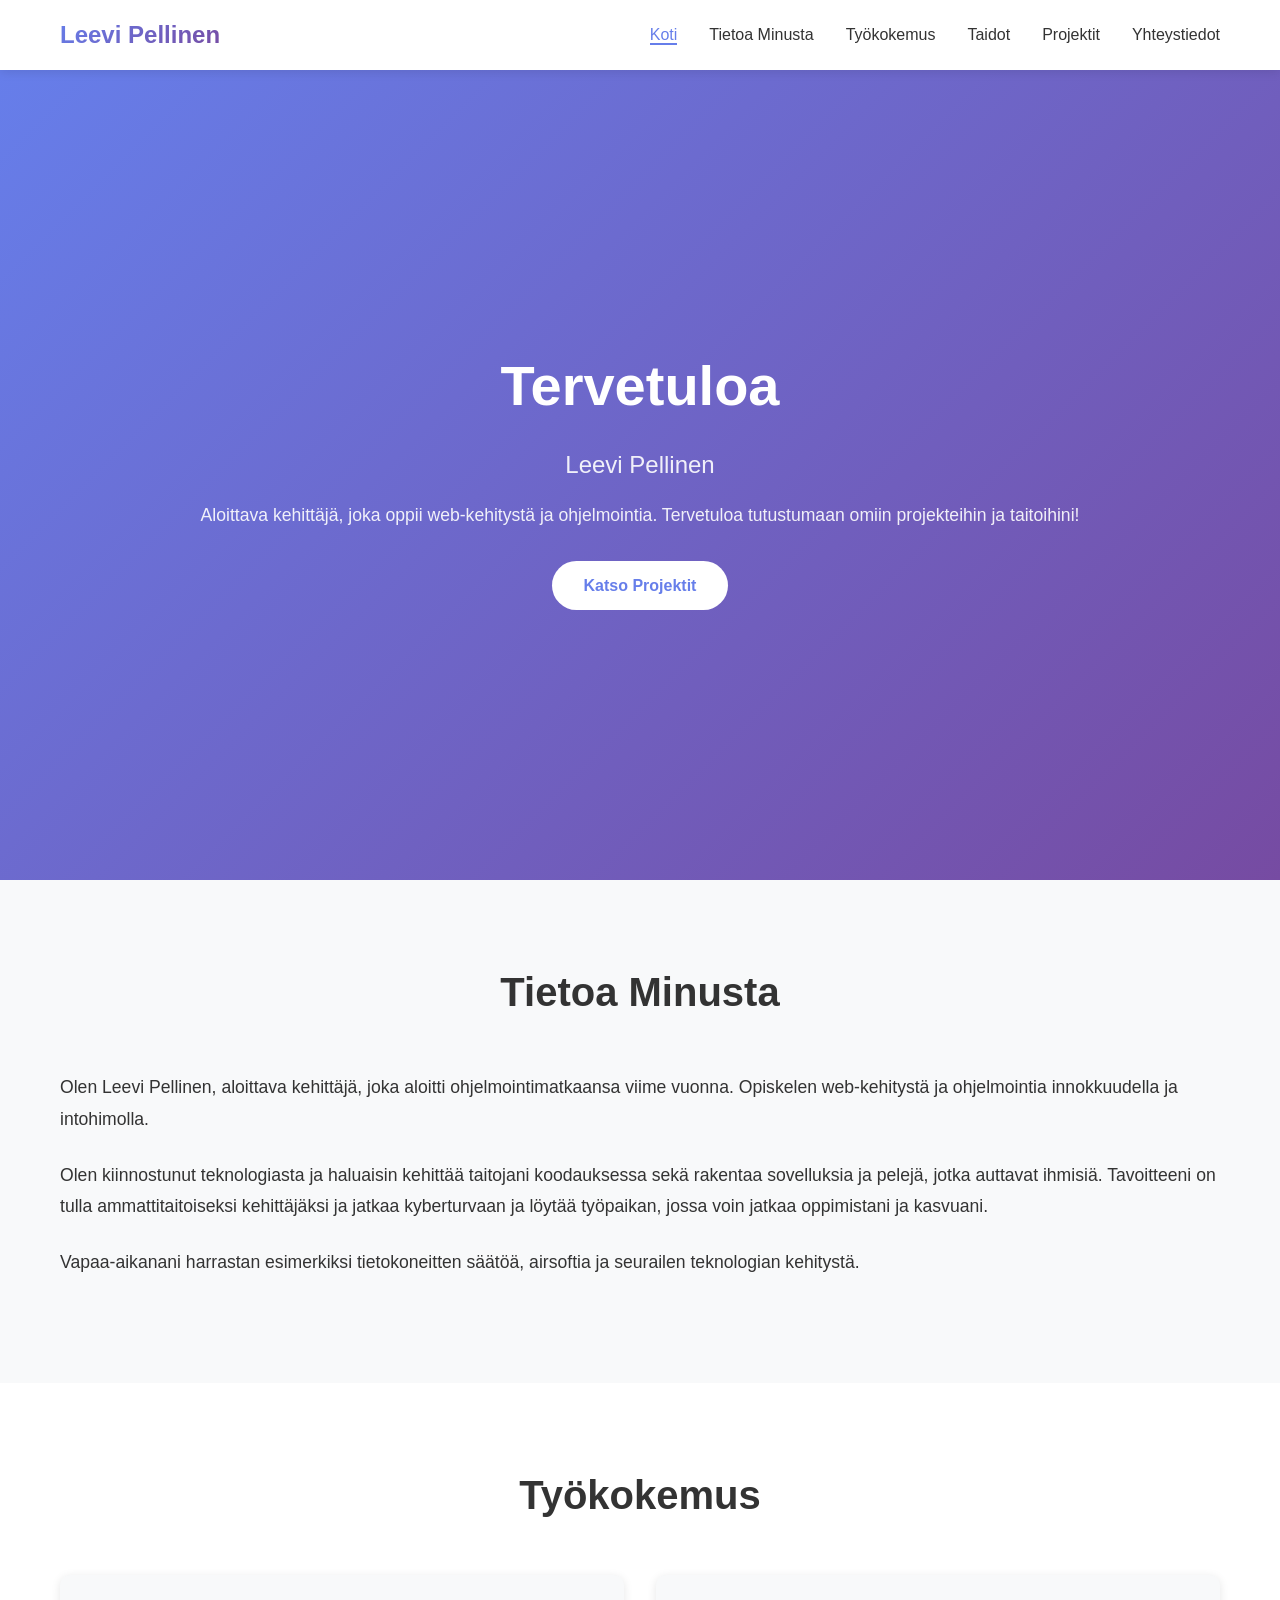
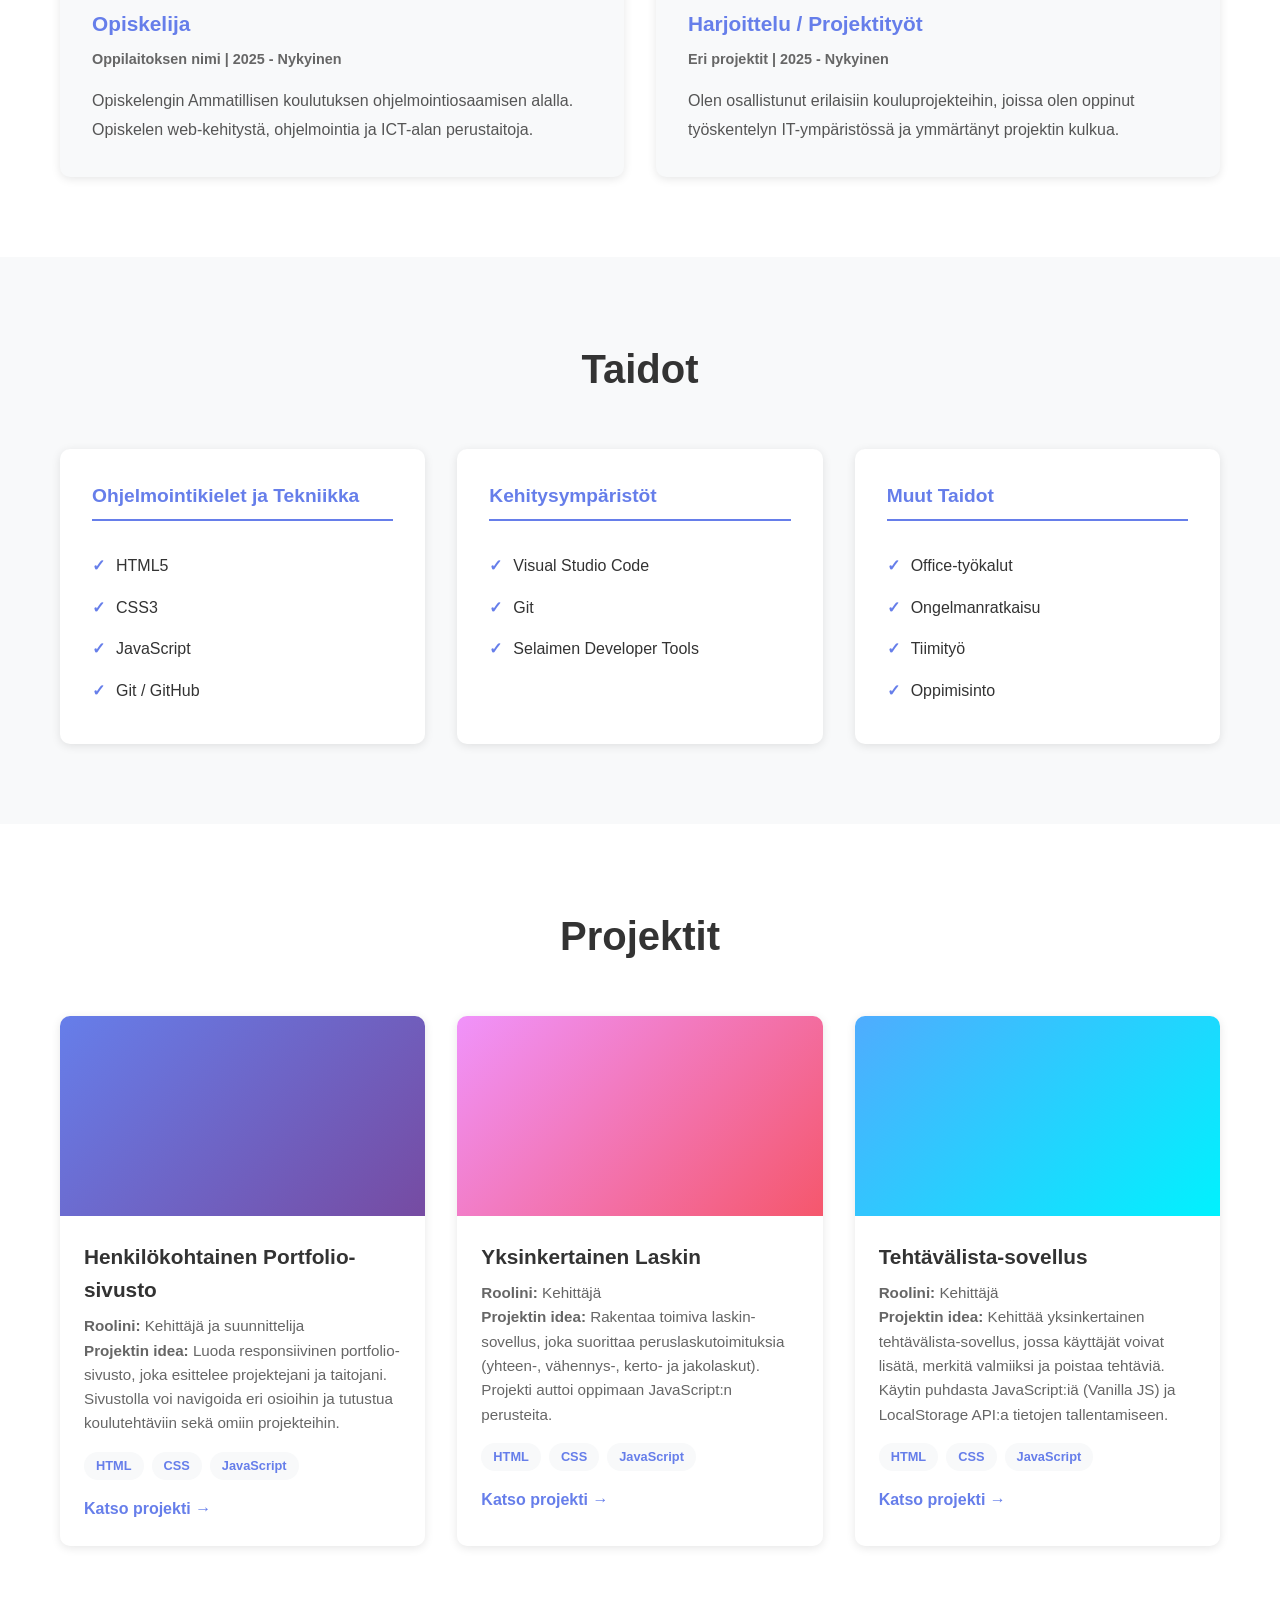
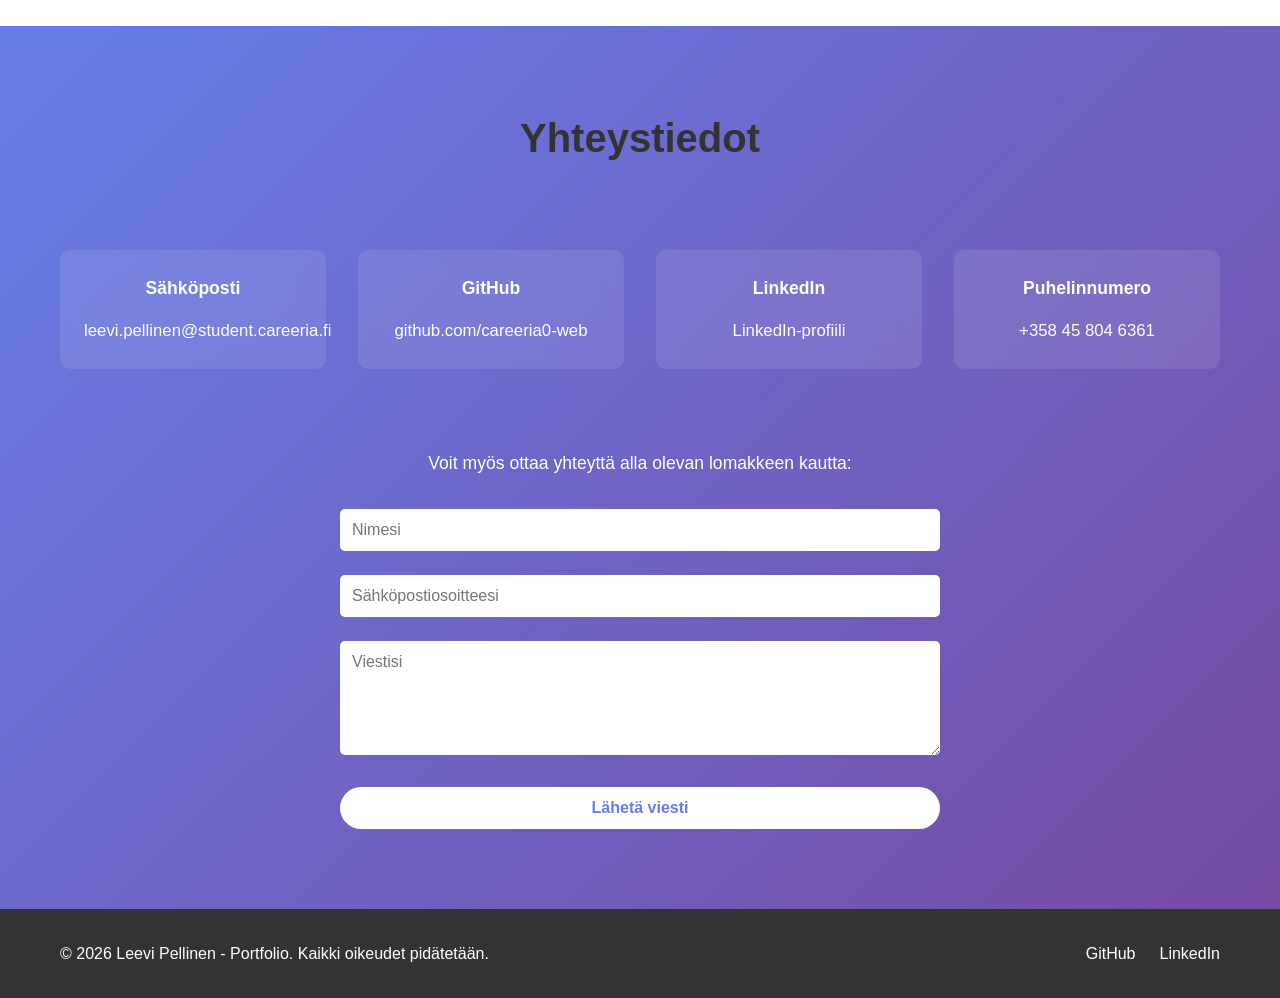
<file: index.html>
<!DOCTYPE html>
<html lang="en">
<head>
    <meta charset="UTF-8">
    <meta name="viewport" content="width=device-width, initial-scale=1.0">
    <title>Leevi Pellinen - Portfolio</title>
    <link rel="stylesheet" href="styles.css">
</head>
<body>
    <!-- Navigation -->
    <nav class="navbar">
        <div class="container">
            <div class="nav-brand">Leevi Pellinen</div>
            <ul class="nav-menu">
                <li><a href="#home" class="nav-link">Koti</a></li>
                <li><a href="#about" class="nav-link">Tietoa Minusta</a></li>
                <li><a href="#experience" class="nav-link">Työkokemus</a></li>
                <li><a href="#skills" class="nav-link">Taidot</a></li>
                <li><a href="#projects" class="nav-link">Projektit</a></li>
                <li><a href="#contact" class="nav-link">Yhteystiedot</a></li>
            </ul>
        </div>
    </nav>

    <!-- Hero Section -->
    <section id="home" class="hero">
        <div class="container">
            <div class="hero-content">
                <h1 class="hero-title">Tervetuloa</h1>
                <p class="hero-subtitle">Leevi Pellinen</p>
                <p class="hero-description">Aloittava kehittäjä, joka oppii web-kehitystä ja ohjelmointia. Tervetuloa tutustumaan omiin projekteihin ja taitoihini!</p>
                <a href="#projects" class="btn btn-primary">Katso Projektit</a>
            </div>
        </div>
    </section>

    <!-- About Section -->
    <section id="about" class="about">
        <div class="container">
            <h2 class="section-title">Tietoa Minusta</h2>
            <div class="about-text">
                <p>Olen Leevi Pellinen, aloittava kehittäjä, joka aloitti ohjelmointimatkaansa viime vuonna. Opiskelen web-kehitystä ja ohjelmointia innokkuudella ja intohimolla.</p>
                <p>Olen kiinnostunut teknologiasta ja haluaisin kehittää taitojani koodauksessa sekä rakentaa sovelluksia ja pelejä, jotka auttavat ihmisiä. Tavoitteeni on tulla ammattitaitoiseksi kehittäjäksi ja jatkaa kyberturvaan ja löytää työpaikan, jossa voin jatkaa oppimistani ja kasvuani.</p>
                <p>Vapaa-aikanani harrastan esimerkiksi tietokoneitten säätöä, airsoftia ja seurailen teknologian kehitystä.</p>
            </div>
        </div>
    </section>

    <!-- Work Experience Section -->
    <section id="experience" class="experience">
        <div class="container">
            <h2 class="section-title">Työkokemus</h2>
            <div class="experience-list">
                <div class="experience-item">
                    <h3>Opiskelija</h3>
                    <p class="experience-meta">Oppilaitoksen nimi | 2025 - Nykyinen</p>
                    <p class="experience-description">Opiskelengin Ammatillisen koulutuksen ohjelmointiosaamisen alalla. Opiskelen web-kehitystä, ohjelmointia ja ICT-alan perustaitoja.</p>
                </div>
                <div class="experience-item">
                    <h3>Harjoittelu / Projektityöt</h3>
                    <p class="experience-meta">Eri projektit | 2025 - Nykyinen</p>
                    <p class="experience-description">Olen osallistunut erilaisiin kouluprojekteihin, joissa olen oppinut työskentelyn IT-ympäristössä ja ymmärtänyt projektin kulkua.</p>
                </div>
            </div>
        </div>
    </section>

    <!-- Skills Section -->
    <section id="skills" class="skills">
        <div class="container">
            <h2 class="section-title">Taidot</h2>
            <div class="skills-content">
                <div class="skills-list">
                    <h3>Ohjelmointikielet ja Tekniikka</h3>
                    <ul class="skill-list">
                        <li>HTML5</li>
                        <li>CSS3</li>
                        <li>JavaScript</li>
                        <li>Git / GitHub</li>
                    </ul>
                </div>
                <div class="skills-list">
                    <h3>Kehitysympäristöt</h3>
                    <ul class="skill-list">
                        <li>Visual Studio Code</li>
                        <li>Git</li>
                        <li>Selaimen Developer Tools</li>
                    </ul>
                </div>
                <div class="skills-list">
                    <h3>Muut Taidot</h3>
                    <ul class="skill-list">
                        <li>Office-työkalut</li>
                        <li>Ongelmanratkaisu</li>
                        <li>Tiimityö</li>
                        <li>Oppimisinto</li>
                    </ul>
                </div>
            </div>
        </div>
    </section>

    <!-- Projects Section -->
    <section id="projects" class="projects">
        <div class="container">
            <h2 class="section-title">Projektit</h2>
            <div class="projects-grid">
                <div class="project-card">
                    <div class="project-image" style="background: linear-gradient(135deg, #667eea 0%, #764ba2 100%)"></div>
                    <h3>Henkilökohtainen Portfolio-sivusto</h3>
                    <p><strong>Roolini:</strong> Kehittäjä ja suunnittelija</p>
                    <p><strong>Projektin idea:</strong> Luoda responsiivinen portfolio-sivusto, joka esittelee projektejani ja taitojani. Sivustolla voi navigoida eri osioihin ja tutustua koulutehtäviin sekä omiin projekteihin.</p>
                    <div class="project-tags">
                        <span class="tag">HTML</span>
                        <span class="tag">CSS</span>
                        <span class="tag">JavaScript</span>
                    </div>
                    <a href="#" class="project-link">Katso projekti →</a>
                </div>

                <div class="project-card">
                    <div class="project-image" style="background: linear-gradient(135deg, #f093fb 0%, #f5576c 100%)"></div>
                    <h3>Yksinkertainen Laskin</h3>
                    <p><strong>Roolini:</strong> Kehittäjä</p>
                    <p><strong>Projektin idea:</strong> Rakentaa toimiva laskin-sovellus, joka suorittaa peruslaskutoimituksia (yhteen-, vähennys-, kerto- ja jakolaskut). Projekti auttoi oppimaan JavaScript:n perusteita.</p>
                    <div class="project-tags">
                        <span class="tag">HTML</span>
                        <span class="tag">CSS</span>
                        <span class="tag">JavaScript</span>
                    </div>
                    <a href="calculator.html" class="project-link">Katso projekti →</a>
                </div>

                <div class="project-card">
                    <div class="project-image" style="background: linear-gradient(135deg, #4facfe 0%, #00f2fe 100%)"></div>
                    <h3>Tehtävälista-sovellus</h3>
                    <p><strong>Roolini:</strong> Kehittäjä</p>
                    <p><strong>Projektin idea:</strong> Kehittää yksinkertainen tehtävälista-sovellus, jossa käyttäjät voivat lisätä, merkitä valmiiksi ja poistaa tehtäviä. Käytin puhdasta JavaScript:iä (Vanilla JS) ja LocalStorage API:a tietojen tallentamiseen.</p>
                    <div class="project-tags">
                        <span class="tag">HTML</span>
                        <span class="tag">CSS</span>
                        <span class="tag">JavaScript</span>
                    </div>
                    <a href="todo.html" class="project-link">Katso projekti →</a>
                </div>
            </div>
        </div>
    </section>

    <!-- Contact Section -->
    <section id="contact" class="contact">
        <div class="container">
            <h2 class="section-title">Yhteystiedot</h2>
            <div class="contact-info">
                <div class="contact-item">
                    <h3>Sähköposti</h3>
                    <a href="mailto:leevi.pellinen@student.careeria.fi">leevi.pellinen@student.careeria.fi</a>
                </div>
                <div class="contact-item">
                    <h3>GitHub</h3>
                    <a href="https://github.com/careeria0-web" target="_blank">github.com/careeria0-web</a>
                </div>
                <div class="contact-item">
                    <h3>LinkedIn</h3>
                    <a href="https://www.linkedin.com/in/volovo963" target="_blank">LinkedIn-profiili</a>
                </div>
                <div class="contact-item">
                    <h3>Puhelinnumero</h3>
                    <a href="tel:+358123456789">+358 45 804 6361</a>
                </div>
            </div>
            <p class="contact-description">Voit myös ottaa yhteyttä alla olevan lomakkeen kautta:</p>
            <form class="contact-form" id="contactForm">
                <div class="form-group">
                    <input type="text" placeholder="Nimesi" required>
                </div>
                <div class="form-group">
                    <input type="email" placeholder="Sähköpostiosoitteesi" required>
                </div>
                <div class="form-group">
                    <textarea placeholder="Viestisi" rows="5" required></textarea>
                </div>
                <button type="submit" class="btn btn-primary">Lähetä viesti</button>
            </form>
        </div>
    </section>

    <!-- Footer -->
    <footer class="footer">
        <div class="container">
            <p>&copy; 2026 Leevi Pellinen - Portfolio. Kaikki oikeudet pidätetään.</p>
            <div class="social-links">
                <a href="https://github.com/careeria0-web" class="social-link" target="_blank">GitHub</a>
                <a href="https://www.linkedin.com" class="social-link" target="_blank">LinkedIn</a>
            </div>
        </div>
    </footer>

    <script src="script.js"></script>
</body>
</html>
</file>
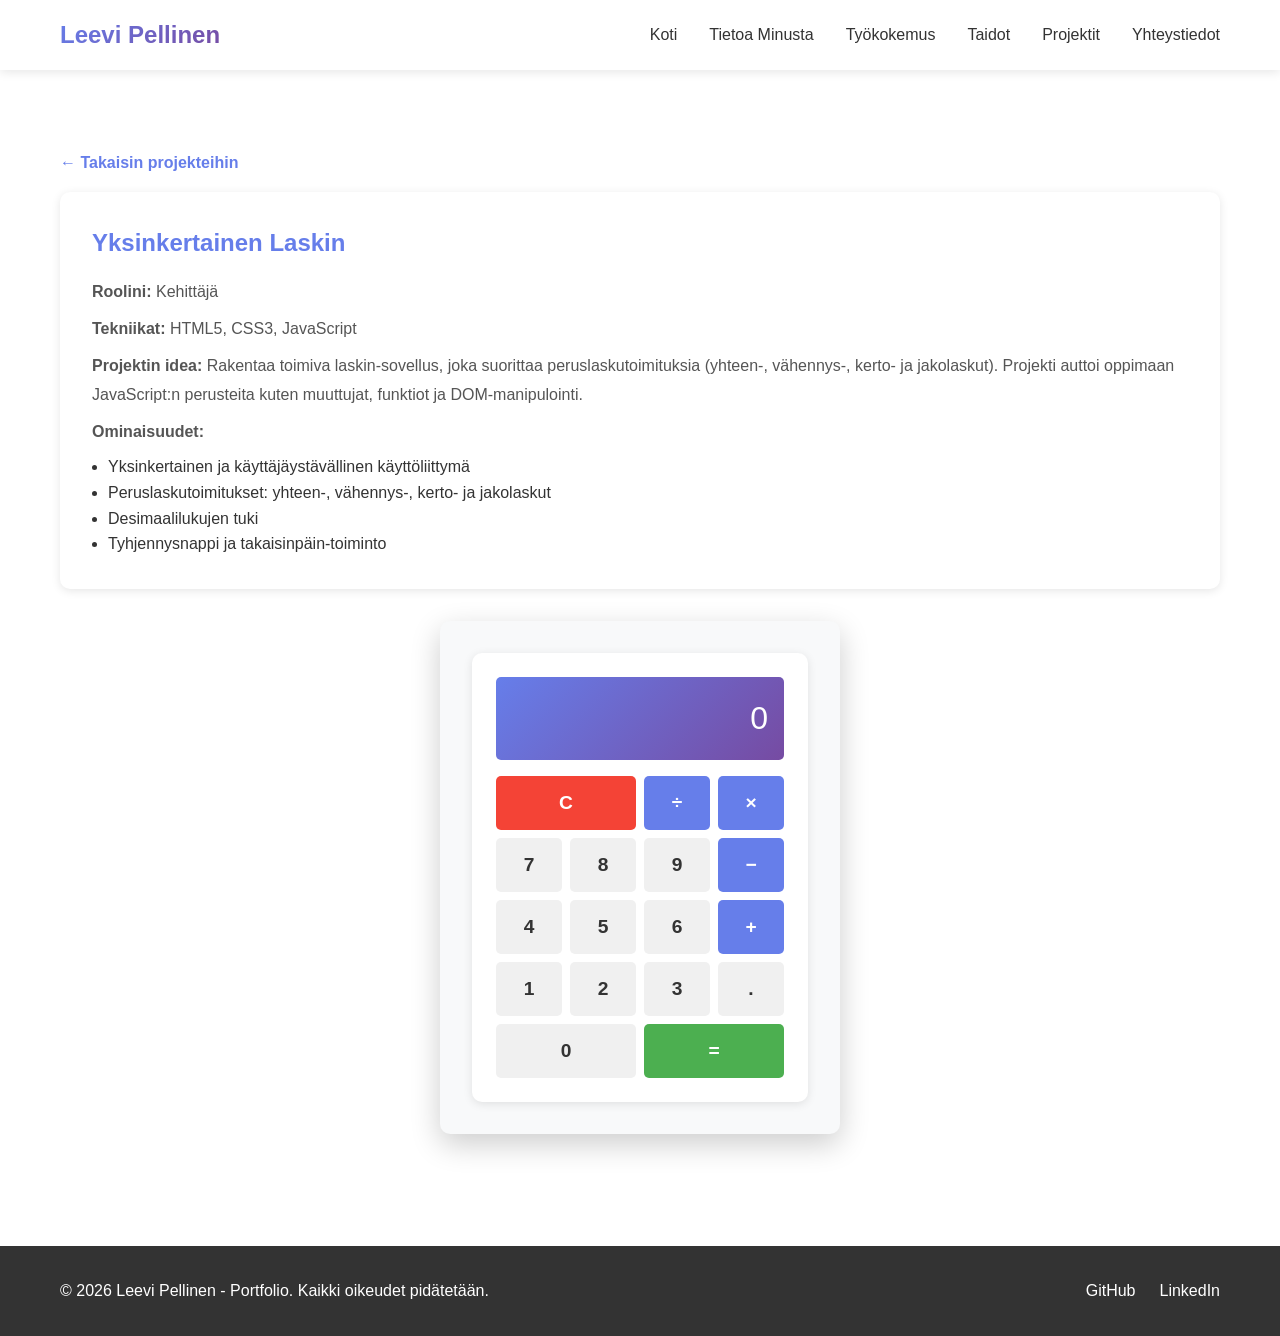
<file: calculator.html>
<!DOCTYPE html>
<html lang="fi">
<head>
    <meta charset="UTF-8">
    <meta name="viewport" content="width=device-width, initial-scale=1.0">
    <title>Yksinkertainen Laskin - Leevi Pellinen</title>
    <link rel="stylesheet" href="styles.css">
    <style>
        .calculator-container {
            max-width: 400px;
            margin: 2rem auto;
            background: var(--light-bg);
            padding: 2rem;
            border-radius: 10px;
            box-shadow: var(--shadow-lg);
        }

        .calculator {
            background: white;
            border-radius: 10px;
            padding: 1.5rem;
            box-shadow: var(--shadow);
        }

        .display {
            background: linear-gradient(135deg, #667eea 0%, #764ba2 100%);
            color: white;
            font-size: 2rem;
            padding: 1rem;
            border-radius: 5px;
            text-align: right;
            margin-bottom: 1rem;
            min-height: 50px;
            word-wrap: break-word;
            word-break: break-all;
        }

        .buttons {
            display: grid;
            grid-template-columns: repeat(4, 1fr);
            gap: 0.5rem;
        }

        button {
            padding: 1rem;
            font-size: 1.2rem;
            border: none;
            border-radius: 5px;
            cursor: pointer;
            transition: all 0.3s ease;
            font-weight: 600;
        }

        .number-btn {
            background: #f0f0f0;
            color: #333;
        }

        .number-btn:hover {
            background: #e0e0e0;
            transform: translateY(-2px);
        }

        .operator-btn {
            background: var(--primary-color);
            color: white;
        }

        .operator-btn:hover {
            background: var(--secondary-color);
            transform: translateY(-2px);
        }

        .equals-btn {
            background: #4caf50;
            color: white;
            grid-column: span 2;
        }

        .equals-btn:hover {
            background: #45a049;
            transform: translateY(-2px);
        }

        .clear-btn {
            background: #f44336;
            color: white;
            grid-column: span 2;
        }

        .clear-btn:hover {
            background: #da190b;
            transform: translateY(-2px);
        }

        .back-link {
            display: inline-block;
            margin-bottom: 1rem;
            color: var(--primary-color);
            text-decoration: none;
            font-weight: 600;
        }

        .back-link:hover {
            text-decoration: underline;
        }

        .project-description {
            background: white;
            padding: 2rem;
            border-radius: 10px;
            margin-bottom: 2rem;
            box-shadow: var(--shadow);
        }

        .project-description h2 {
            color: var(--primary-color);
            margin-bottom: 1rem;
        }

        .project-description p {
            line-height: 1.8;
            color: #555;
            margin-bottom: 0.5rem;
        }
    </style>
</head>
<body>
    <!-- Navigation -->
    <nav class="navbar">
        <div class="container">
            <div class="nav-brand">Leevi Pellinen</div>
            <ul class="nav-menu">
                <li><a href="index.html#home" class="nav-link">Koti</a></li>
                <li><a href="index.html#about" class="nav-link">Tietoa Minusta</a></li>
                <li><a href="index.html#experience" class="nav-link">Työkokemus</a></li>
                <li><a href="index.html#skills" class="nav-link">Taidot</a></li>
                <li><a href="index.html#projects" class="nav-link">Projektit</a></li>
                <li><a href="index.html#contact" class="nav-link">Yhteystiedot</a></li>
            </ul>
        </div>
    </nav>

    <!-- Project Content -->
    <section class="projects">
        <div class="container">
            <a href="index.html#projects" class="back-link">← Takaisin projekteihin</a>
            
            <div class="project-description">
                <h2>Yksinkertainen Laskin</h2>
                <p><strong>Roolini:</strong> Kehittäjä</p>
                <p><strong>Tekniikat:</strong> HTML5, CSS3, JavaScript</p>
                <p><strong>Projektin idea:</strong> Rakentaa toimiva laskin-sovellus, joka suorittaa peruslaskutoimituksia (yhteen-, vähennys-, kerto- ja jakolaskut). Projekti auttoi oppimaan JavaScript:n perusteita kuten muuttujat, funktiot ja DOM-manipulointi.</p>
                <p><strong>Ominaisuudet:</strong></p>
                <ul style="margin-left: 1rem;">
                    <li>Yksinkertainen ja käyttäjäystävällinen käyttöliittymä</li>
                    <li>Peruslaskutoimitukset: yhteen-, vähennys-, kerto- ja jakolaskut</li>
                    <li>Desimaalilukujen tuki</li>
                    <li>Tyhjennysnappi ja takaisinpäin-toiminto</li>
                </ul>
            </div>

            <div class="calculator-container">
                <div class="calculator">
                    <div class="display" id="display">0</div>
                    <div class="buttons">
                        <button class="clear-btn" onclick="clearDisplay()">C</button>
                        <button class="operator-btn" onclick="appendOperator('/')">÷</button>
                        <button class="operator-btn" onclick="appendOperator('*')">×</button>
                        
                        <button class="number-btn" onclick="appendNumber('7')">7</button>
                        <button class="number-btn" onclick="appendNumber('8')">8</button>
                        <button class="number-btn" onclick="appendNumber('9')">9</button>
                        <button class="operator-btn" onclick="appendOperator('-')">−</button>
                        
                        <button class="number-btn" onclick="appendNumber('4')">4</button>
                        <button class="number-btn" onclick="appendNumber('5')">5</button>
                        <button class="number-btn" onclick="appendNumber('6')">6</button>
                        <button class="operator-btn" onclick="appendOperator('+')">+</button>
                        
                        <button class="number-btn" onclick="appendNumber('1')">1</button>
                        <button class="number-btn" onclick="appendNumber('2')">2</button>
                        <button class="number-btn" onclick="appendNumber('3')">3</button>
                        <button class="number-btn" onclick="appendNumber('.')">.</button>
                        
                        <button class="number-btn" onclick="appendNumber('0')" style="grid-column: span 2;">0</button>
                        <button class="equals-btn" onclick="calculate()">=</button>
                    </div>
                </div>
            </div>
        </div>
    </section>

    <!-- Footer -->
    <footer class="footer">
        <div class="container">
            <p>&copy; 2026 Leevi Pellinen - Portfolio. Kaikki oikeudet pidätetään.</p>
            <div class="social-links">
                <a href="https://github.com/careeria0-web" class="social-link" target="_blank">GitHub</a>
                <a href="https://www.linkedin.com" class="social-link" target="_blank">LinkedIn</a>
            </div>
        </div>
    </footer>

    <script>
        let display = document.getElementById('display');
        let currentValue = '0';
        let operator = null;
        let previousValue = null;
        let shouldResetDisplay = false;

        function appendNumber(num) {
            if (shouldResetDisplay) {
                currentValue = num;
                shouldResetDisplay = false;
            } else {
                if (currentValue === '0' && num !== '.') {
                    currentValue = num;
                } else if (num === '.' && currentValue.includes('.')) {
                    return;
                } else {
                    currentValue += num;
                }
            }
            updateDisplay();
        }

        function appendOperator(op) {
            if (operator !== null && !shouldResetDisplay) {
                calculate();
            }
            previousValue = currentValue;
            operator = op;
            shouldResetDisplay = true;
            updateDisplay();
        }

        function calculate() {
            if (operator === null || previousValue === null) {
                return;
            }

            let result;
            const prev = parseFloat(previousValue);
            const current = parseFloat(currentValue);

            switch (operator) {
                case '+':
                    result = prev + current;
                    break;
                case '-':
                    result = prev - current;
                    break;
                case '*':
                    result = prev * current;
                    break;
                case '/':
                    if (current === 0) {
                        alert('Ei voi jakaa nollalla!');
                        return;
                    }
                    result = prev / current;
                    break;
                default:
                    return;
            }

            currentValue = result.toString();
            operator = null;
            previousValue = null;
            shouldResetDisplay = true;
            updateDisplay();
        }

        function clearDisplay() {
            currentValue = '0';
            operator = null;
            previousValue = null;
            shouldResetDisplay = false;
            updateDisplay();
        }

        function updateDisplay() {
            display.textContent = currentValue;
        }

        // Initialize display
        updateDisplay();
    </script>
</body>
</html>
</file>
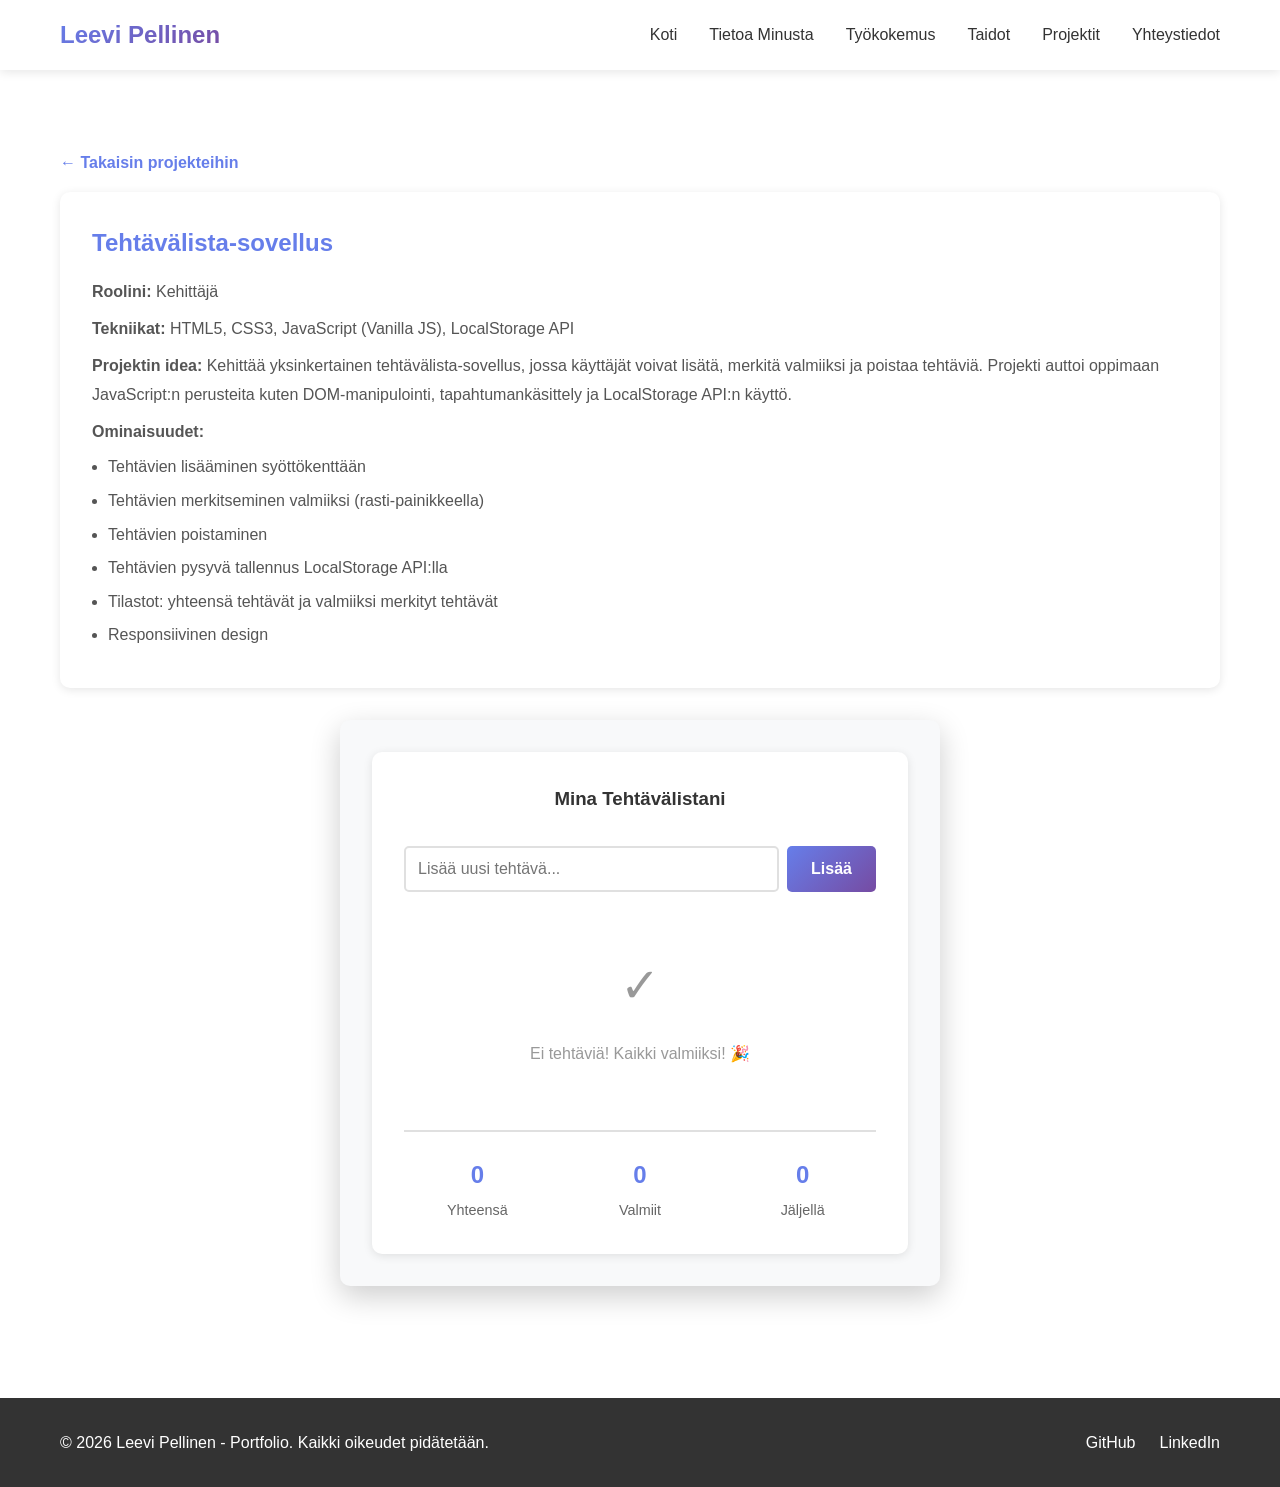
<file: todo.html>
<!DOCTYPE html>
<html lang="fi">
<head>
    <meta charset="UTF-8">
    <meta name="viewport" content="width=device-width, initial-scale=1.0">
    <title>Tehtävälista-sovellus - Leevi Pellinen</title>
    <link rel="stylesheet" href="styles.css">
    <style>
        .todo-container {
            max-width: 600px;
            margin: 2rem auto;
            background: var(--light-bg);
            padding: 2rem;
            border-radius: 10px;
            box-shadow: var(--shadow-lg);
        }

        .todo-app {
            background: white;
            border-radius: 10px;
            padding: 2rem;
            box-shadow: var(--shadow);
        }

        .todo-header {
            text-align: center;
            margin-bottom: 2rem;
        }

        .todo-input-group {
            display: flex;
            gap: 0.5rem;
            margin-bottom: 1.5rem;
        }

        .todo-input {
            flex: 1;
            padding: 0.75rem;
            border: 2px solid var(--border-color);
            border-radius: 5px;
            font-size: 1rem;
            font-family: inherit;
            transition: border-color 0.3s ease;
        }

        .todo-input:focus {
            outline: none;
            border-color: var(--primary-color);
            box-shadow: 0 0 0 3px rgba(102, 126, 234, 0.1);
        }

        .add-btn {
            padding: 0.75rem 1.5rem;
            background: linear-gradient(135deg, var(--primary-color), var(--secondary-color));
            color: white;
            border: none;
            border-radius: 5px;
            font-size: 1rem;
            font-weight: 600;
            cursor: pointer;
            transition: all 0.3s ease;
        }

        .add-btn:hover {
            transform: translateY(-2px);
            box-shadow: var(--shadow-lg);
        }

        .add-btn:active {
            transform: translateY(0);
        }

        .todo-list {
            list-style: none;
            padding: 0;
        }

        .todo-item {
            background: var(--light-bg);
            padding: 1rem;
            margin-bottom: 0.5rem;
            border-radius: 5px;
            display: flex;
            align-items: center;
            gap: 0.75rem;
            transition: all 0.3s ease;
            animation: slideIn 0.3s ease;
        }

        @keyframes slideIn {
            from {
                opacity: 0;
                transform: translateX(-20px);
            }
            to {
                opacity: 1;
                transform: translateX(0);
            }
        }

        .todo-item.completed {
            opacity: 0.6;
        }

        .todo-item.completed .todo-text {
            text-decoration: line-through;
            color: #999;
        }

        .checkbox {
            width: 20px;
            height: 20px;
            cursor: pointer;
            accent-color: var(--primary-color);
        }

        .todo-text {
            flex: 1;
            font-size: 1rem;
            color: #333;
            word-break: break-word;
        }

        .delete-btn {
            background: #f44336;
            color: white;
            border: none;
            padding: 0.5rem 1rem;
            border-radius: 5px;
            cursor: pointer;
            font-weight: 600;
            transition: all 0.3s ease;
            font-size: 0.9rem;
        }

        .delete-btn:hover {
            background: #da190b;
            transform: translateY(-2px);
        }

        .empty-state {
            text-align: center;
            padding: 2rem 1rem;
            color: #999;
        }

        .empty-state-icon {
            font-size: 3rem;
            margin-bottom: 1rem;
        }

        .stats {
            display: flex;
            gap: 1rem;
            margin-top: 2rem;
            padding-top: 1.5rem;
            border-top: 2px solid var(--border-color);
            justify-content: space-around;
            text-align: center;
        }

        .stat {
            flex: 1;
        }

        .stat-number {
            font-size: 1.5rem;
            font-weight: bold;
            color: var(--primary-color);
        }

        .stat-label {
            font-size: 0.9rem;
            color: #666;
            margin-top: 0.25rem;
        }

        .back-link {
            display: inline-block;
            margin-bottom: 1rem;
            color: var(--primary-color);
            text-decoration: none;
            font-weight: 600;
        }

        .back-link:hover {
            text-decoration: underline;
        }

        .project-description {
            background: white;
            padding: 2rem;
            border-radius: 10px;
            margin-bottom: 2rem;
            box-shadow: var(--shadow);
        }

        .project-description h2 {
            color: var(--primary-color);
            margin-bottom: 1rem;
        }

        .project-description p {
            line-height: 1.8;
            color: #555;
            margin-bottom: 0.5rem;
        }

        .project-description ul {
            margin-left: 1rem;
        }

        .project-description li {
            margin-bottom: 0.5rem;
            color: #555;
        }
    </style>
</head>
<body>
    <!-- Navigation -->
    <nav class="navbar">
        <div class="container">
            <div class="nav-brand">Leevi Pellinen</div>
            <ul class="nav-menu">
                <li><a href="index.html#home" class="nav-link">Koti</a></li>
                <li><a href="index.html#about" class="nav-link">Tietoa Minusta</a></li>
                <li><a href="index.html#experience" class="nav-link">Työkokemus</a></li>
                <li><a href="index.html#skills" class="nav-link">Taidot</a></li>
                <li><a href="index.html#projects" class="nav-link">Projektit</a></li>
                <li><a href="index.html#contact" class="nav-link">Yhteystiedot</a></li>
            </ul>
        </div>
    </nav>

    <!-- Project Content -->
    <section class="projects">
        <div class="container">
            <a href="index.html#projects" class="back-link">← Takaisin projekteihin</a>
            
            <div class="project-description">
                <h2>Tehtävälista-sovellus</h2>
                <p><strong>Roolini:</strong> Kehittäjä</p>
                <p><strong>Tekniikat:</strong> HTML5, CSS3, JavaScript (Vanilla JS), LocalStorage API</p>
                <p><strong>Projektin idea:</strong> Kehittää yksinkertainen tehtävälista-sovellus, jossa käyttäjät voivat lisätä, merkitä valmiiksi ja poistaa tehtäviä. Projekti auttoi oppimaan JavaScript:n perusteita kuten DOM-manipulointi, tapahtumankäsittely ja LocalStorage API:n käyttö.</p>
                <p><strong>Ominaisuudet:</strong></p>
                <ul>
                    <li>Tehtävien lisääminen syöttökenttään</li>
                    <li>Tehtävien merkitseminen valmiiksi (rasti-painikkeella)</li>
                    <li>Tehtävien poistaminen</li>
                    <li>Tehtävien pysyvä tallennus LocalStorage API:lla</li>
                    <li>Tilastot: yhteensä tehtävät ja valmiiksi merkityt tehtävät</li>
                    <li>Responsiivinen design</li>
                </ul>
            </div>

            <div class="todo-container">
                <div class="todo-app">
                    <div class="todo-header">
                        <h3>Mina Tehtävälistani</h3>
                    </div>

                    <div class="todo-input-group">
                        <input 
                            type="text" 
                            id="todoInput" 
                            class="todo-input" 
                            placeholder="Lisää uusi tehtävä..."
                            onkeypress="handleKeyPress(event)"
                        >
                        <button class="add-btn" onclick="addTodo()">Lisää</button>
                    </div>

                    <ul class="todo-list" id="todoList">
                    </ul>

                    <div id="emptyState" class="empty-state" style="display: none;">
                        <div class="empty-state-icon">✓</div>
                        <p>Ei tehtäviä! Kaikki valmiiksi! 🎉</p>
                    </div>

                    <div class="stats">
                        <div class="stat">
                            <div class="stat-number" id="totalTodos">0</div>
                            <div class="stat-label">Yhteensä</div>
                        </div>
                        <div class="stat">
                            <div class="stat-number" id="completedTodos">0</div>
                            <div class="stat-label">Valmiit</div>
                        </div>
                        <div class="stat">
                            <div class="stat-number" id="remainingTodos">0</div>
                            <div class="stat-label">Jäljellä</div>
                        </div>
                    </div>
                </div>
            </div>
        </div>
    </section>

    <!-- Footer -->
    <footer class="footer">
        <div class="container">
            <p>&copy; 2026 Leevi Pellinen - Portfolio. Kaikki oikeudet pidätetään.</p>
            <div class="social-links">
                <a href="https://github.com/careeria0-web" class="social-link" target="_blank">GitHub</a>
                <a href="https://www.linkedin.com" class="social-link" target="_blank">LinkedIn</a>
            </div>
        </div>
    </footer>

    <script>
        const todoInput = document.getElementById('todoInput');
        const todoList = document.getElementById('todoList');
        const emptyState = document.getElementById('emptyState');
        const totalTodosEl = document.getElementById('totalTodos');
        const completedTodosEl = document.getElementById('completedTodos');
        const remainingTodosEl = document.getElementById('remainingTodos');

        const STORAGE_KEY = 'leevi-todos';

        // Load todos from localStorage on page load
        function loadTodos() {
            const stored = localStorage.getItem(STORAGE_KEY);
            if (stored) {
                const todos = JSON.parse(stored);
                todos.forEach(todo => renderTodo(todo));
            }
            updateStats();
        }

        // Add new todo
        function addTodo() {
            const text = todoInput.value.trim();
            if (text === '') {
                alert('Kirjoita tehtävä!');
                return;
            }

            const todo = {
                id: Date.now(),
                text: text,
                completed: false
            };

            saveTodo(todo);
            renderTodo(todo);
            todoInput.value = '';
            todoInput.focus();
            updateStats();
        }

        // Render todo item
        function renderTodo(todo) {
            const li = document.createElement('li');
            li.className = `todo-item ${todo.completed ? 'completed' : ''}`;
            li.id = `todo-${todo.id}`;

            li.innerHTML = `
                <input 
                    type="checkbox" 
                    class="checkbox" 
                    ${todo.completed ? 'checked' : ''} 
                    onchange="toggleTodo(${todo.id})"
                >
                <span class="todo-text">${escapeHtml(todo.text)}</span>
                <button class="delete-btn" onclick="deleteTodo(${todo.id})">Poista</button>
            `;

            todoList.appendChild(li);
        }

        // Toggle todo completion
        function toggleTodo(id) {
            const todos = getTodos();
            const todo = todos.find(t => t.id === id);
            if (todo) {
                todo.completed = !todo.completed;
                saveTodos(todos);
                const li = document.getElementById(`todo-${id}`);
                li.classList.toggle('completed');
                updateStats();
            }
        }

        // Delete todo
        function deleteTodo(id) {
            const todos = getTodos();
            const filtered = todos.filter(t => t.id !== id);
            saveTodos(filtered);
            const li = document.getElementById(`todo-${id}`);
            li.style.animation = 'slideIn 0.3s ease reverse';
            setTimeout(() => {
                li.remove();
                updateStats();
            }, 300);
        }

        // Get all todos from localStorage
        function getTodos() {
            const stored = localStorage.getItem(STORAGE_KEY);
            return stored ? JSON.parse(stored) : [];
        }

        // Save single todo
        function saveTodo(todo) {
            const todos = getTodos();
            todos.push(todo);
            saveTodos(todos);
        }

        // Save all todos
        function saveTodos(todos) {
            localStorage.setItem(STORAGE_KEY, JSON.stringify(todos));
        }

        // Update statistics
        function updateStats() {
            const todos = getTodos();
            const completed = todos.filter(t => t.completed).length;
            const total = todos.length;

            totalTodosEl.textContent = total;
            completedTodosEl.textContent = completed;
            remainingTodosEl.textContent = total - completed;

            // Show empty state if no todos
            if (total === 0) {
                emptyState.style.display = 'block';
                todoList.style.display = 'none';
            } else {
                emptyState.style.display = 'none';
                todoList.style.display = 'block';
            }
        }

        // Handle Enter key press
        function handleKeyPress(event) {
            if (event.key === 'Enter') {
                addTodo();
            }
        }

        // Escape HTML to prevent XSS
        function escapeHtml(text) {
            const div = document.createElement('div');
            div.textContent = text;
            return div.innerHTML;
        }

        // Initialize app
        loadTodos();
    </script>
</body>
</html>
</file>
<file: styles.css>
/* Global Styles */
* {
    margin: 0;
    padding: 0;
    box-sizing: border-box;
}

:root {
    --primary-color: #667eea;
    --secondary-color: #764ba2;
    --text-color: #333;
    --light-bg: #f8f9fa;
    --border-color: #e0e0e0;
    --shadow: 0 2px 10px rgba(0, 0, 0, 0.1);
    --shadow-lg: 0 10px 30px rgba(0, 0, 0, 0.2);
}

body {
    font-family: 'Segoe UI', Tahoma, Geneva, Verdana, sans-serif;
    line-height: 1.6;
    color: var(--text-color);
    background-color: #fff;
}

html {
    scroll-behavior: smooth;
}

.container {
    max-width: 1200px;
    margin: 0 auto;
    padding: 0 20px;
}

/* Navigation */
.navbar {
    position: sticky;
    top: 0;
    background: #fff;
    box-shadow: var(--shadow);
    z-index: 100;
}

.navbar .container {
    display: flex;
    justify-content: space-between;
    align-items: center;
    padding: 1rem 20px;
}

.nav-brand {
    font-size: 1.5rem;
    font-weight: bold;
    background: linear-gradient(135deg, var(--primary-color), var(--secondary-color));
    -webkit-background-clip: text;
    -webkit-text-fill-color: transparent;
    background-clip: text;
}

.nav-menu {
    display: flex;
    list-style: none;
    gap: 2rem;
}

.nav-link {
    text-decoration: none;
    color: var(--text-color);
    font-weight: 500;
    transition: color 0.3s ease;
}

.nav-link:hover {
    color: var(--primary-color);
}

/* Hero Section */
.hero {
    min-height: 90vh;
    background: linear-gradient(135deg, #667eea 0%, #764ba2 100%);
    color: white;
    display: flex;
    align-items: center;
    justify-content: center;
    text-align: center;
    padding: 2rem 0;
}

.hero-content {
    animation: fadeInUp 0.8s ease;
}

.hero-title {
    font-size: 3.5rem;
    margin-bottom: 1rem;
    font-weight: bold;
}

.hero-subtitle {
    font-size: 1.5rem;
    margin-bottom: 1rem;
    opacity: 0.9;
}

.hero-description {
    font-size: 1.1rem;
    margin-bottom: 2rem;
    opacity: 0.9;
}

/* Buttons */
.btn {
    display: inline-block;
    padding: 0.75rem 2rem;
    border: none;
    border-radius: 50px;
    font-size: 1rem;
    cursor: pointer;
    transition: all 0.3s ease;
    text-decoration: none;
    font-weight: 600;
}

.btn-primary {
    background: white;
    color: var(--primary-color);
}

.btn-primary:hover {
    transform: translateY(-3px);
    box-shadow: var(--shadow-lg);
}

/* Sections */
section {
    padding: 5rem 0;
}

.section-title {
    font-size: 2.5rem;
    margin-bottom: 3rem;
    text-align: center;
    color: var(--text-color);
}

/* About Section */
.about {
    background-color: var(--light-bg);
}

.about-text p {
    margin-bottom: 1.5rem;
    font-size: 1.1rem;
    line-height: 1.8;
}

/* Work Experience Section */
.experience {
    background-color: #fff;
}

.experience-list {
    display: grid;
    grid-template-columns: repeat(auto-fit, minmax(300px, 1fr));
    gap: 2rem;
}

.experience-item {
    background: var(--light-bg);
    padding: 2rem;
    border-radius: 10px;
    box-shadow: var(--shadow);
}

.experience-item h3 {
    font-size: 1.3rem;
    margin-bottom: 0.5rem;
    color: var(--primary-color);
}

.experience-meta {
    color: #666;
    font-size: 0.9rem;
    margin-bottom: 1rem;
    font-weight: 600;
}

.experience-description {
    line-height: 1.8;
    color: #555;
}

/* Skills Section */
.skills {
    background-color: var(--light-bg);
}

.skills-content {
    display: grid;
    grid-template-columns: repeat(auto-fit, minmax(250px, 1fr));
    gap: 2rem;
}

.skills-list {
    background: white;
    padding: 2rem;
    border-radius: 10px;
    box-shadow: var(--shadow);
}

.skills-list h3 {
    font-size: 1.2rem;
    margin-bottom: 1.5rem;
    color: var(--primary-color);
    border-bottom: 2px solid var(--primary-color);
    padding-bottom: 0.5rem;
}

.skill-list {
    list-style: none;
}

.skill-list li {
    padding: 0.5rem 0;
    padding-left: 1.5rem;
    position: relative;
    font-size: 1rem;
    line-height: 1.6;
}

.skill-list li:before {
    content: "✓";
    position: absolute;
    left: 0;
    color: var(--primary-color);
    font-weight: bold;
}

/* Projects Section */
.projects-grid {
    display: grid;
    grid-template-columns: repeat(auto-fit, minmax(300px, 1fr));
    gap: 2rem;
}

.project-card {
    background: white;
    border-radius: 10px;
    overflow: hidden;
    box-shadow: var(--shadow);
    transition: all 0.3s ease;
}

.project-card:hover {
    transform: translateY(-10px);
    box-shadow: var(--shadow-lg);
}

.project-image {
    width: 100%;
    height: 200px;
    background-size: cover;
    background-position: center;
}

.project-card h3 {
    font-size: 1.3rem;
    margin: 1.5rem;
    margin-bottom: 0.5rem;
}

.project-card p {
    margin: 0 1.5rem;
    color: #666;
    font-size: 0.95rem;
}

.project-tags {
    display: flex;
    flex-wrap: wrap;
    gap: 0.5rem;
    margin: 1rem 1.5rem;
}

.tag {
    background: var(--light-bg);
    color: var(--primary-color);
    padding: 0.25rem 0.75rem;
    border-radius: 20px;
    font-size: 0.8rem;
    font-weight: 600;
}

.project-link {
    color: var(--primary-color);
    text-decoration: none;
    font-weight: 600;
    margin: 0 1.5rem 1.5rem 1.5rem;
    display: inline-block;
    transition: all 0.3s ease;
}

.project-link:hover {
    gap: 0.5rem;
    transform: translateX(5px);
}

/* Contact Section */
.contact {
    background: linear-gradient(135deg, #667eea 0%, #764ba2 100%);
    color: white;
    text-align: center;
}

.contact-info {
    display: grid;
    grid-template-columns: repeat(auto-fit, minmax(250px, 1fr));
    gap: 2rem;
    margin-bottom: 3rem;
    padding: 2rem 0;
}

.contact-item {
    background: rgba(255, 255, 255, 0.1);
    padding: 1.5rem;
    border-radius: 10px;
    backdrop-filter: blur(10px);
}

.contact-item h3 {
    font-size: 1.1rem;
    margin-bottom: 1rem;
}

.contact-item a {
    color: white;
    text-decoration: none;
    font-size: 1.05rem;
    transition: all 0.3s ease;
    display: inline-block;
}

.contact-item a:hover {
    text-decoration: underline;
    transform: translateY(-2px);
}

.contact-description {
    font-size: 1.1rem;
    margin-bottom: 2rem;
}

.contact-form {
    max-width: 600px;
    margin: 0 auto;
}

.form-group {
    margin-bottom: 1.5rem;
}

.contact-form input,
.contact-form textarea {
    width: 100%;
    padding: 0.75rem;
    border: none;
    border-radius: 5px;
    font-family: inherit;
    font-size: 1rem;
}

.contact-form input:focus,
.contact-form textarea:focus {
    outline: none;
    box-shadow: 0 0 0 3px rgba(255, 255, 255, 0.2);
}

.contact-form .btn-primary {
    background: white;
    color: var(--primary-color);
    width: 100%;
}

/* Footer */
.footer {
    background: #333;
    color: white;
    padding: 2rem 0;
    text-align: center;
}

.footer .container {
    display: flex;
    justify-content: space-between;
    align-items: center;
}

.social-links {
    display: flex;
    gap: 1.5rem;
}

.social-link {
    color: white;
    text-decoration: none;
    transition: color 0.3s ease;
}

.social-link:hover {
    color: var(--primary-color);
}

/* Animations */
@keyframes fadeInUp {
    from {
        opacity: 0;
        transform: translateY(30px);
    }
    to {
        opacity: 1;
        transform: translateY(0);
    }
}

/* Responsive Design */
@media (max-width: 768px) {
    .nav-menu {
        gap: 1rem;
    }

    .hero-title {
        font-size: 2rem;
    }

    .hero-subtitle {
        font-size: 1.2rem;
    }

    .contact-info {
        grid-template-columns: 1fr;
    }

    .projects-grid {
        grid-template-columns: 1fr;
    }

    .skills-content {
        grid-template-columns: 1fr;
    }
}

@media (max-width: 480px) {
    .nav-menu {
        gap: 0.5rem;
        font-size: 0.9rem;
    }

    .hero-title {
        font-size: 1.5rem;
    }

    .section-title {
        font-size: 1.8rem;
    }

    .social-links {
        flex-direction: column;
        gap: 1rem;
    }
}
</file>
